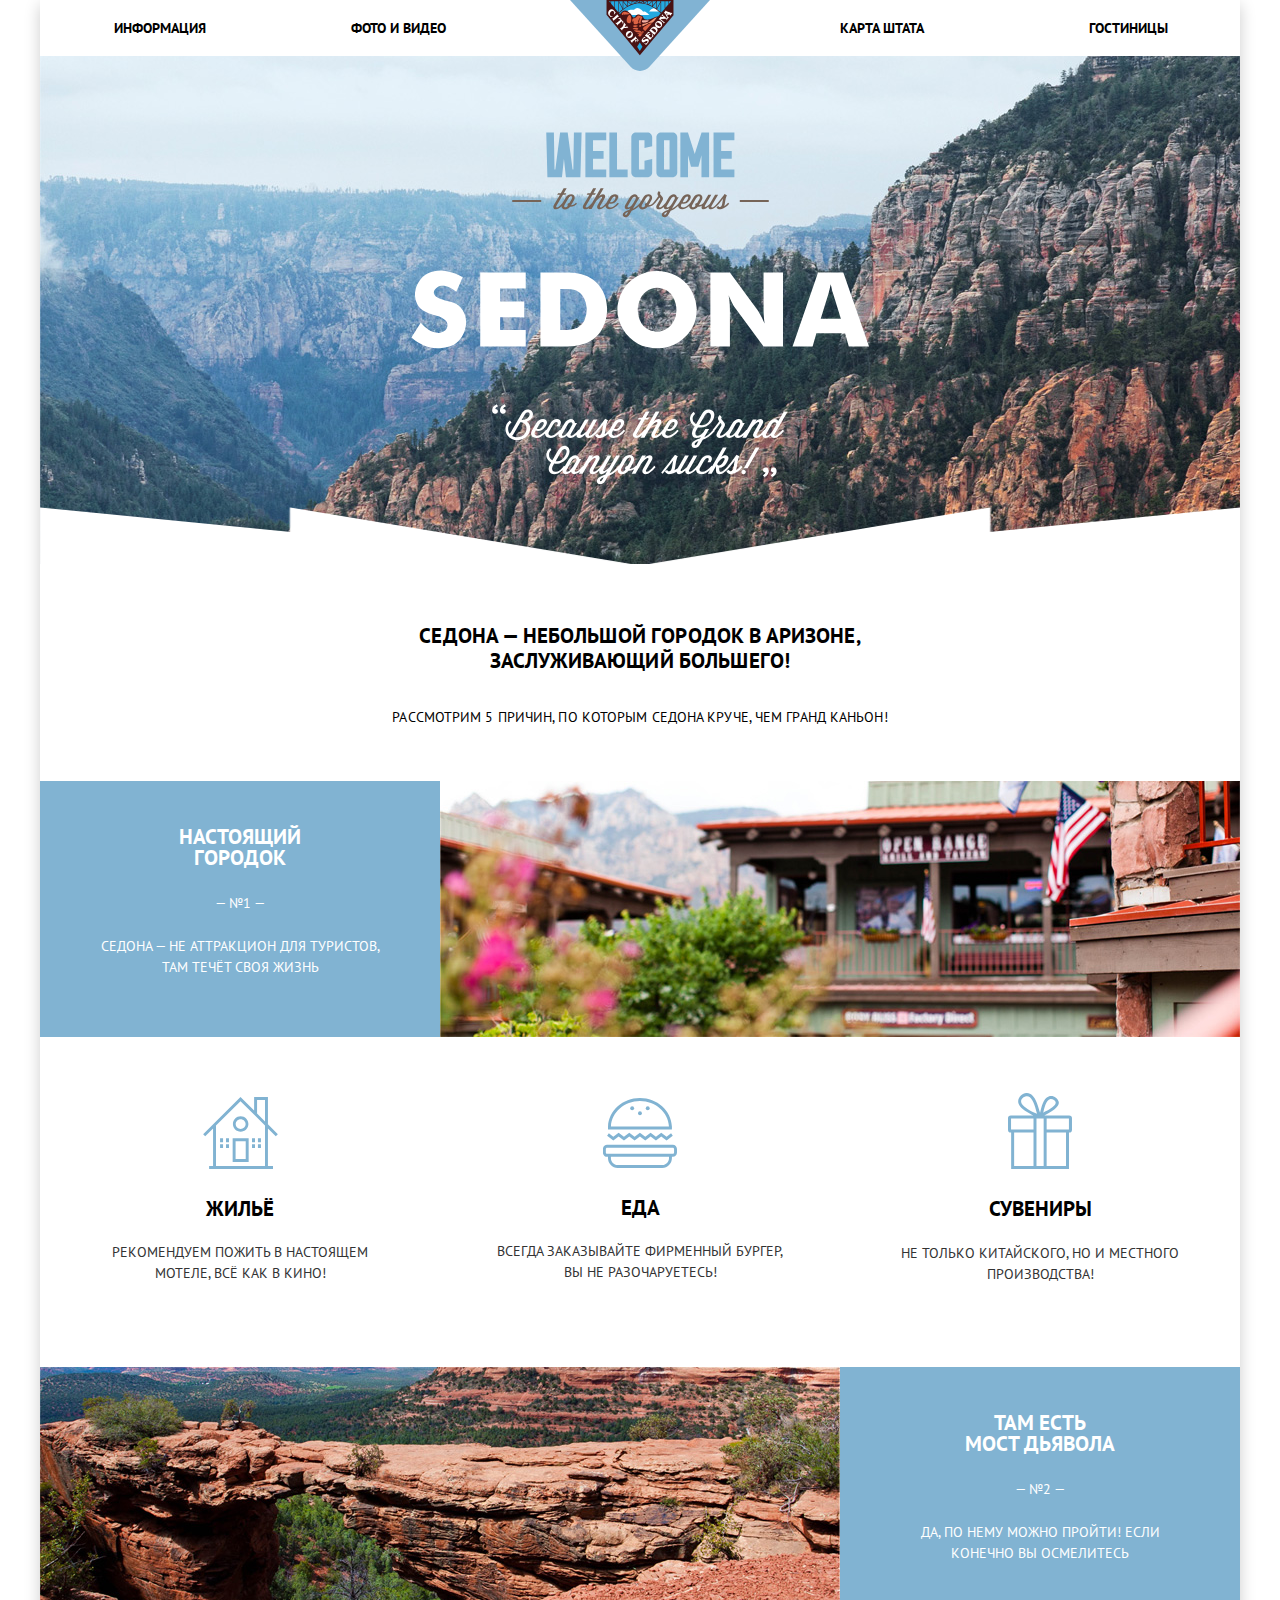
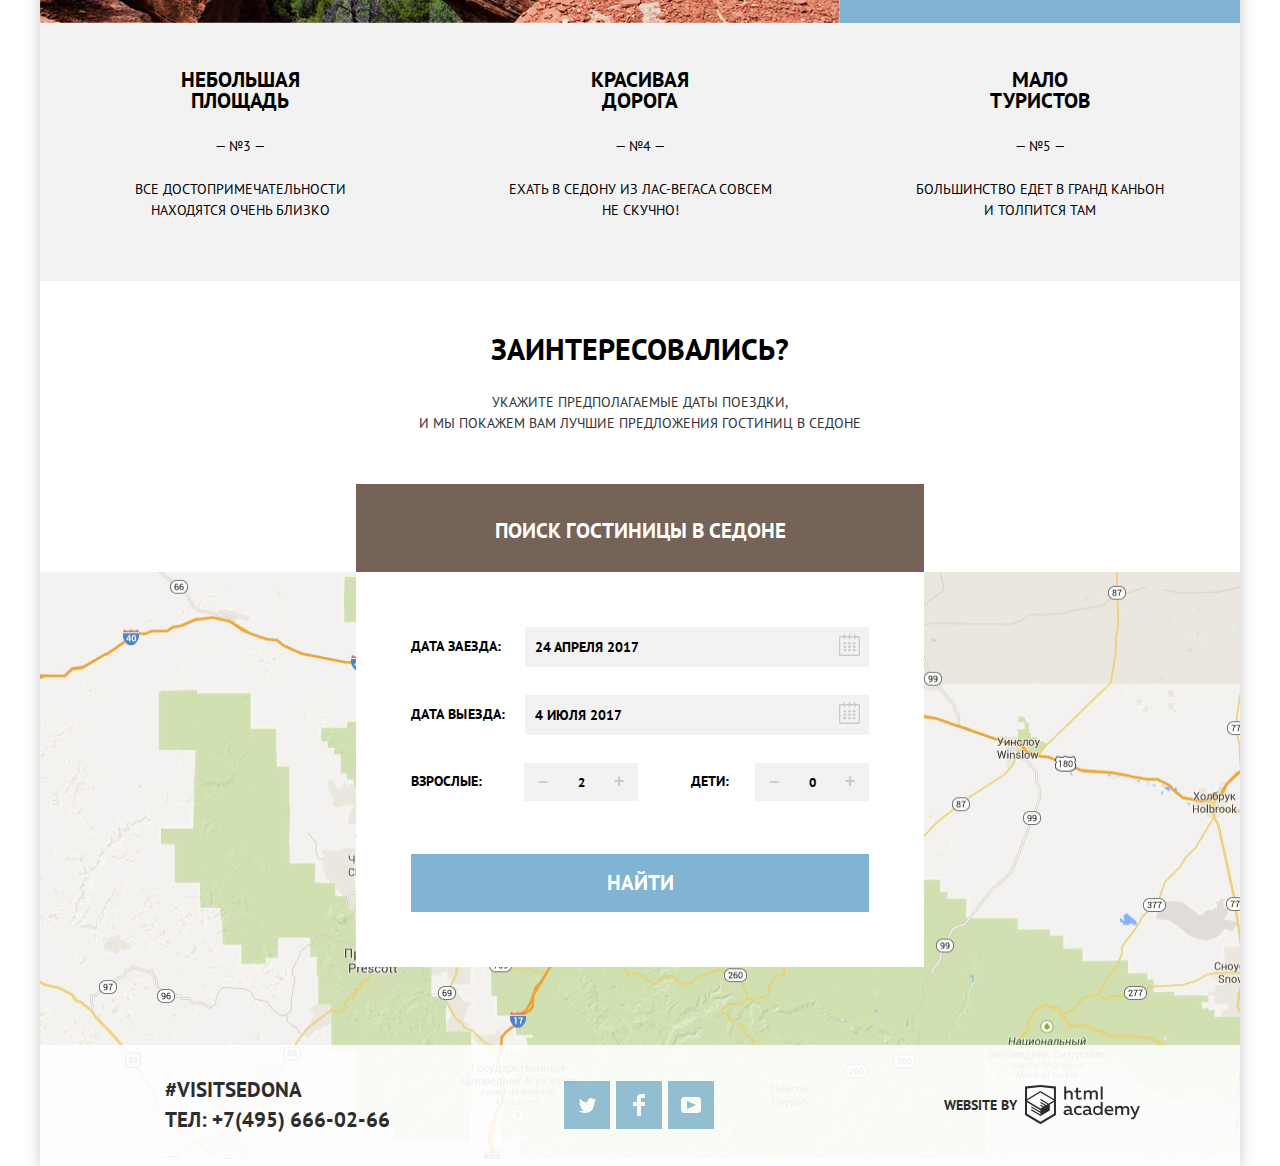
<file: index.html>
<!DOCTYPE html>
<html lang="ru">

<head>
  <meta charset="utf-8">
  <title>Седона</title>
  <link href="https://fonts.googleapis.com/css?family=PT+Sans:400,700&display=swap&subset=cyrillic" rel="stylesheet">
  <link href="./css/style.css" rel="stylesheet">
</head>

<body class="page">
  <div class="wrapper">
    <header class="header">
      <nav class="header-nav">
        <a class="header-logo logo" href="">
          <img class="header-logo-img" src="./img/logo-sedona.svg" width="140" height="71"
            alt="Логотип  City of Sedona">
        </a>
        <ul class="header-nav-list left">
          <li class="header-nav-list-item-left"><a class="header-nav-list-link" href="">Информация</a></li>
          <li class="header-nav-list-item-left"><a class="header-nav-list-link" href="">Фото&nbsp;и&nbsp;видео</a></li>
        </ul>
        <ul class="header-nav-list right">
          <li class="header-nav-list-item-right"><a class="header-nav-list-link" href="">Карта&nbsp;штата</a></li>
          <li class="header-nav-list-item-right"><a class="header-nav-list-link hotels"
              href="./hotels.html">Гостиницы</a></li>
        </ul>
      </nav>
    </header>
    <main class="container">
      <section class="welcome">
        <h1 class="visually-hidden">Welcome</h1>
        <img class="welcome-img" src="./img/intro-welcome.svg" width="459" height="353" alt="Welcome">
      </section>
      <section class="reason">
        <h2 class="reason-h2">Седона — небольшой городок в Аризоне, заслуживающий большего!</h2>
        <p class="reason-p">Рассмотрим 5 причин, по которым Седона круче, чем гранд каньон!</p>
      </section>
      <section class="benefits">
        <h2 class="visually-hidden">Причины для поездки</h2>
        <article class="benefits-one">
          <div class="benefits-text">
            <h2 class="benefits-text-h2">Настоящий городок</h2>
            <p class="benefits-text-p">— №1 —</p>
            <p>Седона — не аттракцион для туристов, там&nbsp;течёт&nbsp;своя жизнь</p>
          </div>
          <img class="benefits-one-img" src="./img/feature-picture.jpg"
            srcset="./img/feature-picture@2x.jpg 2x, ./img/feature-picture@3x.jpg 3x" width="800" height="256"
            alt="Фото бара в городе">
        </article>
        <ul class="benefits-list">
          <li class="benefits-item">
            <svg xmlns="http://www.w3.org/2000/svg" width="75" height="72" viewBox="0 0 75 72">
              <g fill="#81B3D2">
                <path d="M29.656 65.033h16V41.21h-16v23.823zm2.937-20.899h10.125V62.11H32.593V44.134z" />
                <path d="M72.771 39.253l2.076-2.068-9.908-9.865V0H51.127v13.567L37.5 0 .152 37.185l2.077 2.068 
            7.832-7.795v37.618H6.124V72h63.875v-2.924H64.94V31.458l7.831 7.795zM62.002 69.076H12.999V28.534L37.5 4.149l24.502 
            24.385v40.542zm0-44.682l-7.938-7.902V2.924h7.938v21.47z" />
                <path d="M29.906 27.08c0 4.261 3.47 7.713 7.75 7.713 4.279 
            0 7.75-3.452 7.75-7.713 0-4.259-3.471-7.713-7.75-7.713-4.281 0-7.75 3.454-7.75 7.713zm7.75-4.945c2.744 0 4.969 2.214 
            4.969 4.945 0 2.732-2.225 4.948-4.969 4.948-2.746 0-4.97-2.216-4.97-4.948 0-2.731 2.225-4.945 4.97-4.945zM17.061 
            41.21h3v3.919h-3zM22.999 41.21h3v3.919h-3zM17.061 47.182h3v3.919h-3zM22.999 47.182h3v3.919h-3zM48.998 41.21h3v3.919h-3zM54.936 
            41.21h3v3.919h-3zM48.998 47.182h3v3.919h-3zM54.936 47.182h3v3.919h-3z" />
              </g>
            </svg>
            <h2 class="benefits-item-h2">Жильё</h2>
            <p class="benefits-item-p">Рекомендуем пожить в настоящем мотеле, всё как в кино!</p>
          </li>
          <li class="benefits-item">
            <svg xmlns="http://www.w3.org/2000/svg" width="74" height="70" viewBox="0 0 74 70">
              <g fill="#81B3D2">
                <path d="M69.854 46.71H4.051c-2.274 0-4.135 1.94-4.135 4.313v3.504c0 2.372 1.861 4.313 4.135 4.313h.93v1.053c0 
            5.536 4.341 10.065 9.648 10.065h44.646c5.306 0 9.648-4.529 9.648-10.065V58.84h.93c2.274 0 4.135-1.941 
            4.135-4.313v-3.504c0-2.373-1.86-4.313-4.134-4.313zm-3.848 13.184c0 3.871-3.019 7.021-6.73 7.021H14.629c-3.711 
            0-6.731-3.15-6.731-7.021v-1.053h58.107v1.053zm5.065-5.367c0 .688-.558 1.271-1.218 1.271H4.051c-.66 0-1.217-.582-1.217-1.271v-3.504c0-.688.558-1.271
            1.217-1.271h65.802c.66 0 1.218.582 1.218 1.271v3.504zM15.634 38.406l5.323 4.059 5.326-4.059 5.328 4.059 5.328-4.059 
            5.328 4.059 5.329-4.059 5.327 4.059 5.33-4.06 5.336 4.059 6.194-4.712-1.72-2.459-4.474 3.403-5.336-4.057-5.33 
            4.056-5.327-4.057-5.329 4.057-5.328-4.057-5.328 4.057-5.328-4.057-5.325 4.057-5.323-4.057-5.327 4.057-4.467-3.401-1.721 
            2.457 6.188 4.714zM7.978 31.544H68.855c.041-.619.069-1.241.069-1.87 0-.394-.016-.783-.032-1.173C68.227 12.657 54.186 0 36.952 0 
            19.719 0 5.677 12.657 5.013 28.501c-.017.39-.032.78-.032 1.173 0 .629.028 1.251.07 1.87h2.927zM36.952 3.043c15.591 0 28.35 11.316 
            29.021 25.458H7.931c.673-14.142 13.43-25.458 29.021-25.458z" />
                <ellipse cx="36.952" cy="15.26" rx="1.945" ry="2.03" />
                <ellipse cx="29.172" cy="10.23" rx="1.946" ry="2.03" />
                <ellipse cx="44.732" cy="10.23" rx="1.946" ry="2.03" />
              </g>
            </svg>
            <h2 class="benefits-item-h2">Еда</h2>
            <p class="benefits-item-p">Всегда заказывайте фирменный бургер, вы не разочаруетесь!</p>
          </li>
          <li class="benefits-item">
            <svg xmlns="http://www.w3.org/2000/svg" width="64" height="76" viewBox="0 0 64 76">
              <path fill-rule="evenodd" clip-rule="evenodd" fill="#81B3D2"
                d="M61.097 22.501H36.312C50.125 15.602 51.229 11.25 50.72 
            8.816c-1.162-3.963-5.692-7.023-10.002-5.407-5.569 2.089-7.137 10.388-8.644 16.387-1.924-6.07-3.784-13.814-8.136-17.737C22.677.921 
            20.843-.205 18.175.031c-4.026.356-9.802 5.382-7.458 10.981 2.251 5.378 9.687 8.777 14.578 11.489H2.879A2.882 2.882 0 0 0 0 
            25.37v11.322a2.882 2.882 0 0 0 2.879 2.869h.274V76h57.841V39.561h.103a2.882 2.882 0 0 0 2.88-2.869V25.37a2.882 2.882 0 0 
            0-2.88-2.869zM42.413 5.944c2.103-.31 4.982 1.299 5.255 3.209.393 2.756-3.4 5.255-5.086 6.421-2.523 1.744-4.928 2.643-7.287 
            4.055.884-3.69 2.549-13.011 7.118-13.685zm-22.882 9.968c-2.225-1.485-6.544-4.431-6.44-7.771.112-3.595 5.743-6.57 8.814-3.886 
            3.856 3.371 5.713 11.105 7.119 16.557-3.249-1.539-6.328-2.788-9.493-4.9zm5.972 57.114H6.136V39.561h19.368v33.465zm0-36.502H3.046V25.538h22.457v10.986zm10.157 
            0v36.503h-7.174V25.538h7.174v10.986zm22.351 36.502H38.644V39.561h19.367v33.465zm2.92-36.502H38.644V25.538h22.287v10.986z" /></svg>
            <h2 class="benefits-item-h2">Сувениры</h2>
            <p class="benefits-item-p-souvenir">Не только китайского, но и местного производства!</p>
          </li>
        </ul>
        <article class="benefits-two">
          <img class="benefits-two-img" src="./img/layer-5.jpg"
            srcset="./img/layer-5@2x.jpg 2x, ./img/layer-5@3x.jpg 3x" width="800" height="256" alt="Фото Каньона">
          <div class="benefits-text">
            <h2 class="benefits-text-h2">Там есть<br>Мост дьявола</h2>
            <p class="benefits-text-p">— №2 —</p>
            <p>Да, по нему можно пройти! Если конечно вы&nbsp;осмелитесь</p>
          </div>
        </article>
        <div class="extra">
          <article class="benefits-extra">
            <h2 class="benefits-text-h2">Небольшая площадь</h2>
            <p class="benefits-text-p">— №3 —</p>
            <p>Все достопримечательности находятся очень близко</p>
          </article>
          <article class="benefits-extra">
            <h2 class="benefits-text-h2">Красивая дорога</h2>
            <p class="benefits-text-p">— №4 —</p>
            <p>Ехать в Седону из Лас-Вегаса совсем не&nbsp;скучно!</p>
          </article>

          <article class="benefits-extra">
            <h2 class="benefits-text-h2">Мало туристов</h2>
            <p class="benefits-text-p">— №5 —</p>
            <p>Большинство едет в гранд каньон и&nbsp;толпится там</p>
          </article>
        </div>
      </section>
      <section class="interest">
        <h2 class="interest-h2">Заинтересовались?</h2>
        <p class="interest-p">Укажите предполагаемые даты поездки,<br> и мы покажем вам лучшие предложения гостиниц в
          седоне
        </p>
        <button class="interest-button">Поиск гостиницы в Седоне</button>
        <div class="form modal">
          <form class="form-inside" action="https://echo.htmlacademy.ru" method="post">
            <p class="form-check">
              <label for="form-check-in">Дата заезда:</label>
              <input class="form-calendar" id="form-check-in" type="text" name="check" value="24 апреля 2017">
              <button class="form-calendar-icon" type="button" aria-label="Календарь для даты заезда">
                <svg class="form-calendar-img" fill="currentColor" xmlns="http://www.w3.org/2000/svg" width="21"
                  height="22" viewBox="0 0 21 22">
                  <path
                    d="M19.251 2.025h-2.845V.648c0-.381-.294-.689-.656-.689-.363 0-.656.308-.656.689v1.377h-3.938V.648c0-.381-.294-.689-.655-.689-.363 0-.657.308-.657.689v1.377H5.906V.648c0-.381-.294-.689-.656-.689-.363 0-.657.308-.657.689v1.377H1.75C.784 2.025 0 2.847 0 3.862v16.302C0 21.179.784 22 1.75 22h17.501c.966 0 1.749-.821 1.749-1.836V3.862c0-1.015-.783-1.837-1.749-1.837zm.437 18.139a.448.448 0 0 1-.437.459H1.75a.45.45 0 0 1-.438-.459V3.862a.45.45 0 0 1 .438-.459h2.844v1.378c0 .381.294.689.657.689.362 0 .656-.308.656-.689V3.403h3.938v1.378c0 .381.294.689.657.689.361 0 .655-.308.655-.689V3.403h3.938v1.378c0 .381.293.689.656.689.362 0 .656-.308.656-.689V3.403h2.845c.241 0 .437.206.437.459v16.302z" />
                  <path
                    d="M4.594 8.225h2.625v2.066H4.594zM4.594 11.668h2.625v2.067H4.594zM4.594 15.112h2.625v2.066H4.594zM9.188 15.112h2.625v2.066H9.188zM9.188 11.668h2.625v2.067H9.188zM9.188 8.225h2.625v2.066H9.188zM13.781 15.112h2.625v2.066h-2.625zM13.781 11.668h2.625v2.067h-2.625zM13.781 8.225h2.625v2.066h-2.625z" />
                </svg></button>
            </p>
            <p class="form-check">
              <label for="form-check-out">Дата выезда:</label>
              <input class="form-calendar" id="form-check-out" type="text" name="check" value="4 июля 2017">
              <button class="form-calendar-icon" type="button" aria-label="Календарь для даты выезда"><svg
                  class="form-calendar-img" fill="currentColor" xmlns="http://www.w3.org/2000/svg" width="21"
                  height="22" viewBox="0 0 21 22">
                  <path
                    d="M19.251 2.025h-2.845V.648c0-.381-.294-.689-.656-.689-.363 0-.656.308-.656.689v1.377h-3.938V.648c0-.381-.294-.689-.655-.689-.363 0-.657.308-.657.689v1.377H5.906V.648c0-.381-.294-.689-.656-.689-.363 0-.657.308-.657.689v1.377H1.75C.784 2.025 0 2.847 0 3.862v16.302C0 21.179.784 22 1.75 22h17.501c.966 0 1.749-.821 1.749-1.836V3.862c0-1.015-.783-1.837-1.749-1.837zm.437 18.139a.448.448 0 0 1-.437.459H1.75a.45.45 0 0 1-.438-.459V3.862a.45.45 0 0 1 .438-.459h2.844v1.378c0 .381.294.689.657.689.362 0 .656-.308.656-.689V3.403h3.938v1.378c0 .381.294.689.657.689.361 0 .655-.308.655-.689V3.403h3.938v1.378c0 .381.293.689.656.689.362 0 .656-.308.656-.689V3.403h2.845c.241 0 .437.206.437.459v16.302z" />
                  <path
                    d="M4.594 8.225h2.625v2.066H4.594zM4.594 11.668h2.625v2.067H4.594zM4.594 15.112h2.625v2.066H4.594zM9.188 15.112h2.625v2.066H9.188zM9.188 11.668h2.625v2.067H9.188zM9.188 8.225h2.625v2.066H9.188zM13.781 15.112h2.625v2.066h-2.625zM13.781 11.668h2.625v2.067h-2.625zM13.781 8.225h2.625v2.066h-2.625z" />
                </svg></button>
            </p>
            <p class="form-people">
              <label class="adult" for="form-people-adults">Взрослые:</label>
              <button class="form-button-minus" type="button">&ndash;</button>
              <input class="form-people-input" id="form-people-adults" type="text" name="adult" value="2">
              <button class="form-button-plus" type="button">&plus;</button>
              <label class="kids" for="form-people-kids">Дети:</label>
              <button class="form-button-minus" type="button">&ndash;</button>
              <input class="form-people-input" id="form-people-kids" type="text" name="kids" value="0">
              <button class="form-button-plus" type="button">&plus;</button>
            </p>
            <button class="form-button-submit" type="submit">Найти</button>
          </form>
        </div>
      </section>
    </main>
    <footer class="footer">
      <div class="footer-map">
        <img class="footer-map-img" src="./img/map.jpg" srcset="./img/map@2x.jpg 2x, ./img/map@3x.jpg 3x" width="1200"
          height="593" alt="Карта местности Седона">
      </div>
      <div class="footer-bottom">
        <p class="footer-bottom-contacts">
          #Visitsedona
          <a class="footer-bottom-contacts-a" href="tel:84956660266">Тел:&nbsp;+7(495)&nbsp;666-02-66</a>
        </p>
        <ul class="footer-bottom-social-list">
          <li><a class="footer-bottom-social-item" href="" aria-label="Твиттер"><svg xmlns="http://www.w3.org/2000/svg"
                xmlns:xlink="http://www.w3.org/1999/xlink" width="17" height="15" viewBox="0 0 17 15">
                <path fill="currentColor"
                  d="M10.95.144c1.685-.496 2.984.27 3.577 1.179.673-.231 1.331-.481 2.011-.708a2.345 2.345 0 0 1-.857 1.768c.685.17 1.304-.491 1.304-.491-.169 1-1.006 1.788-1.563 2.024-.231 6.75-3.175 11.217-10.077 11.082h-.446c-.41 0-4.164-.46-4.898-1.887 2.271.196 3.893-.422 4.693-1.177-.96-.3-2.679-.477-2.979-2.95.349.106.564.228 1.19.119C1.705 8.247.374 7.53.448 5.33c.285.328 1.067.536 1.34.472C1.085 5.561-.182 2.442.894.85c1.818 1.854 3.735 3.606 7.152 3.773C8.254 2.33 9.183.793 10.95.144z" />
              </svg>
            </a></li>
          <li><a class="footer-bottom-social-item" href="" aria-label="Фэйсбук"><svg xmlns="http://www.w3.org/2000/svg"
                width="12" height="22" viewBox="0 0 12 22">
                <path fill="currentColor" d="M12 4V0H8a4 4 0 0 0-4 4v4H0v4h4v10h4V12h4V8H8V4h4z" /></svg></a></li>
          <li><a class="footer-bottom-social-item" href="" aria-label="Ютуб"><svg xmlns="http://www.w3.org/2000/svg"
                xmlns:xlink="http://www.w3.org/1999/xlink" width="20" height="16" viewBox="0 0 20 16">
                <path fill="currentColor"
                  d="M17 0H3C1.35 0 0 1.35 0 3v10c0 1.65 1.35 3 3 3h14c1.65 0 3-1.35 3-3V3c0-1.65-1.35-3-3-3zM6.027 11.998V4.002L15.014 8l-8.987 3.998z" />
              </svg>
            </a></li>
        </ul>
        <p class="footer-bottom-copyright">
          <b class="footer-bottom-copyright-b">Website by</b>
          <a class="footer-bottom-copyright-logo" href="http://up.htmlacademy.ru/htmlcss/27"><svg id="Layer_1"
              data-name="Layer 1" xmlns="http://www.w3.org/2000/svg" viewBox="0 0 108.08 36.85">
              <title>logo-htmlacademy-small</title>
              <path
                d="M44.61,26.88a2,2,0,0,0,.55-0.1v1.33a3.25,3.25,0,0,1-1.18.21,1.67,1.67,0,0,1-1.67-1,4.84,4.84,0,0,1-3.14,1.08c-1.51,0-2.91-.83-2.91-2.55,0-2.13,2-2.79,3.71-2.79a11.08,11.08,0,0,1,2.17.25v-0.3c0-1-.76-1.77-2.19-1.77a7.42,7.42,0,0,0-3,.64v-1.7a10.21,10.21,0,0,1,3.19-.55c2.36,0,3.81,1.12,3.81,3.65v3a0.54,0.54,0,0,0,.49.59h0.17Zm-6.44-1.13A1.35,1.35,0,0,0,39.63,27h0.11a3.39,3.39,0,0,0,2.41-1V24.58a9.72,9.72,0,0,0-1.81-.21c-1,0-2.16.33-2.16,1.38h0Zm12.36-6.11a5,5,0,0,1,2.57.64V22a4.08,4.08,0,0,0-2.3-.7,2.75,2.75,0,1,0,0,5.49,5,5,0,0,0,2.43-.64v1.71a6.27,6.27,0,0,1-2.76.57A4.21,4.21,0,0,1,46,24.51q0-.21,0-0.41a4.32,4.32,0,0,1,4.18-4.46h0.38Zm12.17,7.24a2,2,0,0,0,.55-0.1v1.33a3.25,3.25,0,0,1-1.18.21,1.67,1.67,0,0,1-1.67-1,4.84,4.84,0,0,1-3.14,1.08c-1.51,0-2.91-.83-2.91-2.55,0-2.13,2-2.79,3.71-2.79a11.08,11.08,0,0,1,2.17.25v-0.3c0-1-.76-1.77-2.19-1.77a7.42,7.42,0,0,0-3,.64v-1.7a10.21,10.21,0,0,1,3.19-.55c2.36,0,3.81,1.12,3.81,3.65v3a0.54,0.54,0,0,0,.49.59h0.17Zm-6.44-1.13A1.35,1.35,0,0,0,57.73,27h0.11a3.39,3.39,0,0,0,2.41-1V24.58a9.72,9.72,0,0,0-1.81-.21c-1.06,0-2.16.33-2.16,1.38h0ZM73,16V28.2H71.35V26.88a3.88,3.88,0,0,1-3.19,1.54,4.4,4.4,0,0,1,0-8.78,3.81,3.81,0,0,1,3,1.3V16H73Zm-4.53,5.22a2.76,2.76,0,1,0,0,5.52A2.86,2.86,0,0,0,71.15,25V23A2.91,2.91,0,0,0,68.49,21.27ZM79,19.64c3.31,0,4.46,2.68,3.92,5.09H76.7c0.21,1.5,1.67,2.11,3.19,2.11a6.11,6.11,0,0,0,2.64-.59v1.6a7.14,7.14,0,0,1-3,.57C77,28.42,74.78,27,74.78,24a4.18,4.18,0,0,1,4-4.39H79Zm0.09,1.54a2.28,2.28,0,0,0-2.44,2.1v0.06H81.3A2,2,0,0,0,79.13,21.18Zm5.73,7V19.87h1.65v1a3.81,3.81,0,0,1,2.78-1.27A2.86,2.86,0,0,1,91.89,21a4.12,4.12,0,0,1,2.91-1.33A3.06,3.06,0,0,1,98,23V28.2h-1.9V23.05a1.59,1.59,0,0,0-1.42-1.75H94.42a2.8,2.8,0,0,0-2.07,1.12V28.2h-1.9V23.05A1.59,1.59,0,0,0,89,21.31H88.8a3,3,0,0,0-2.21,1.29v5.63H84.86Zm21.31-8.33h1.9l-3.91,9.46c-0.9,2.17-2.09,2.86-3.35,2.86a4.76,4.76,0,0,1-1.1-.14V30.46a2.86,2.86,0,0,0,.85.12c0.9,0,1.58-.64,2.07-1.9l0.17-.42-4-8.4h2l2.86,6.29ZM38.73,1.46V6.22a3.81,3.81,0,0,1,2.7-1.14,3.25,3.25,0,0,1,3.44,3.4v5.15H43V8.72a1.81,1.81,0,0,0-1.61-2h-0.3a2.93,2.93,0,0,0-2.32,1.39v5.52h-1.9V1.46h1.9ZM49.94,2.31v3h3V6.91h-3v3.81c0,1.1.5,1.46,1.58,1.46a4.49,4.49,0,0,0,1.69-.33v1.6A6.8,6.8,0,0,1,51,13.8a2.55,2.55,0,0,1-2.86-2.74V6.89H46.58V5.26h1.5V2.74Zm5.4,11.31V5.28H57v1A3.81,3.81,0,0,1,59.77,5a2.86,2.86,0,0,1,2.6,1.33A4.12,4.12,0,0,1,65.28,5,3.06,3.06,0,0,1,68.44,8.4v5.21h-1.9V8.46a1.59,1.59,0,0,0-1.42-1.75H64.89a2.8,2.8,0,0,0-2.07,1.12v5.78h-1.9V8.46A1.59,1.59,0,0,0,59.5,6.71H59.27A3,3,0,0,0,57.06,8v5.63H55.34ZM71.17,1.45H73V13.6H71.17V1.45ZM14.71,0H14.55L0,1.54V28.21l14.55,8.66,14.55-8.66V1.54Zm12.5,27.1L14.55,34.64,1.9,27.12V16.18l12.59,7.5V25L5.86,19.9v1.31l8.68,5.21v1.39L5.87,22.65V24l8.68,5.21,8.75-5.24V18.31L27.2,16V27.12Zm0-12.53-3.48,2-1.6,1L14.51,13v1.31L21,18.23H21l-0.14.09-1,.54-5.37-3.2V17l4.24,2.52-1,.67-3.2-1.9v1.31l2.1,1.24L14.5,22.1,2,14.65,14.51,7.11Zm0-1.32L14.49,5.76,1.91,13.25v-10L14.56,1.92,27.21,3.25v10h0Z"
                transform="translate(0 -0.02)" fill="currentColor" />
            </svg>
          </a>
        </p>
      </div>
    </footer>
  </div>
</body>

</html>
</file>
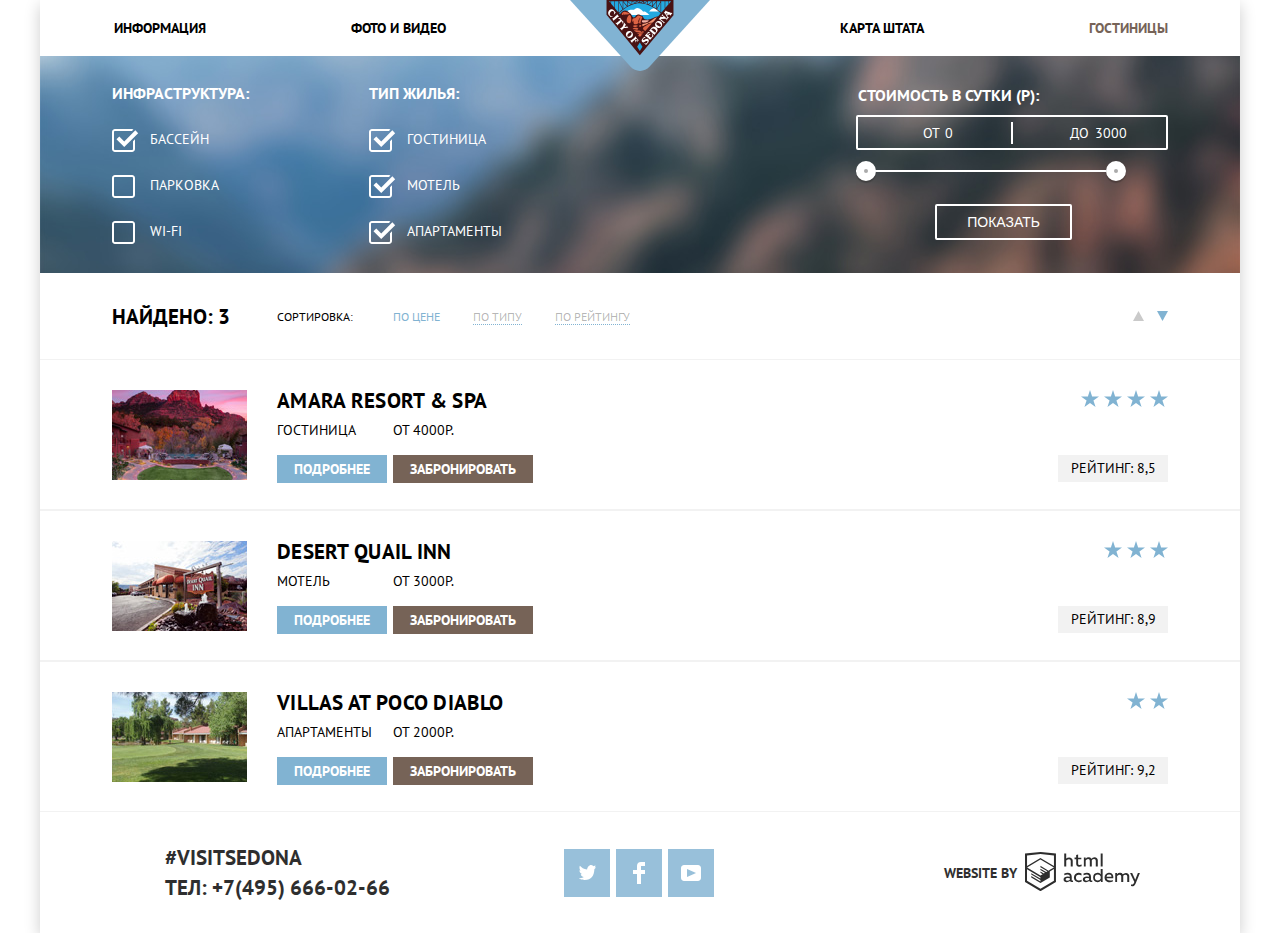
<file: hotels.html>
<!DOCTYPE html>
<html lang="ru">

<head>
  <meta charset="utf-8">
  <title>Седона</title>
  <link href="https://fonts.googleapis.com/css?family=PT+Sans:400,700&display=swap&subset=cyrillic" rel="stylesheet">
  <link href="./css/style.css" rel="stylesheet">
</head>

<body class="page">
  <div class="wrapper">
    <header class="header">
      <nav class="header-nav">
        <a class="header-logo logo" href="./index.html">
          <img class="header-logo-img" src="./img/logo-sedona.svg" width="140" height="71"
            alt="Логотип  City of Sedona">
        </a>
        <ul class="header-nav-list left">
          <li class="header-nav-list-item-left"><a class="header-nav-list-link" href="">Информация</a></li>
          <li class="header-nav-list-item-left"><a class="header-nav-list-link" href="">Фото&nbsp;и&nbsp;видео</a></li>
        </ul>
        <ul class="header-nav-list right">
          <li class="header-nav-list-item-right"><a class="header-nav-list-link" href="">Карта&nbsp;штата</a></li>
          <li class="header-nav-list-item-right"><a class="header-nav-list-link active hotels"
              href="./hotels.html">Гостиницы</a></li>
        </ul>
      </nav>
    </header>
    <main class="container">
      <section class="filter">
        <h2 class="visually-hidden">Блок фильтрации параметров</h2>
        <form class="filter-form" method="get" action="https://echo.htmlacademy.ru">
          <fieldset class="fieldset">
            <legend class="filter-legend">Инфраструктура:</legend>
            <ul class="filter-form-list">
              <li class="filter-form-item">
                <label class="check">
                  <input class="check-input" type="checkbox" checked>
                  <span class="check-box"></span>
                  Бассейн
                </label>
              </li>
              <li class="filter-form-item">
                <label class="check">
                  <input class="check-input" type="checkbox">
                  <span class="check-box"></span>
                  Парковка
                </label>
              </li>
              <li class="filter-form-item">
                <label class="check">
                  <input class="check-input" type="checkbox">
                  <span class="check-box"></span>
                  Wi-fi
                </label>
              </li>
            </ul>
          </fieldset>
          <fieldset class="fieldset">
            <legend class="filter-legend">Тип жилья:</legend>
            <ul class="filter-form-list">
              <li class="filter-form-item">
                <label class="check">
                  <input class="check-input" type="checkbox" checked>
                  <span class="check-box"></span>
                  Гостиница
                </label>
              </li>
              <li class="filter-form-item">
                <label class="check">
                  <input class="check-input" type="checkbox" checked>
                  <span class="check-box"></span>
                  Мотель
                </label>
              </li>
              <li class="filter-form-item">
                <label class="check">
                  <input class="check-input" type="checkbox" checked>
                  <span class="check-box"></span>
                  Апартаменты
                </label>
              </li>
            </ul>
          </fieldset>
          <fieldset class="filter-form-range">
            <legend class="filter-form-range-title">Стоимость в сутки (р):</legend>
            <div class="price-controls">
              <label class="min-price">от <input type="number" name="min-price" value="0"></label>
              <label class="max-price">до <input type="number" name="max-price" value="3000"></label>
            </div>
            <div class="range-controls">
              <div class="scale">
                <div class="bar"></div>
              </div>
              <div class="range-toggle range-toggle-min"><span class="visually-hidden">Переключатель цены минимум</span>
              </div>
              <div class="range-toggle range-toggle-max"><span class="visually-hidden">Переключатель цены
                  максимумю></span></div>
            </div>
            <button class="filter-form-button-transparent" type="submit">Показать</button>
          </fieldset>
        </form>
      </section>
      <section class="sorting">
        <h2 class="sorting-h2">Найдено: <span class="count">3</span></h2>
        <ul class="sorting-list">
          <li class="sorting-item-sort">Сортировка:</li>
          <li class="sorting-item"><a class="sorting-item-link active" href="">По цене</a></li>
          <li class="sorting-item"><a class="sorting-item-link" href="">По типу</a></li>
          <li class="sorting-item"><a class="sorting-item-link" href="">По рейтингу</a></li>
        </ul>
        <div class="sorting-icon">
          <a class="sorting-icon-button" href="" aria-label="Кнопка сортировки вверх"><svg
              xmlns="http://www.w3.org/2000/svg" width="11" height="10" viewBox="0 0 11 10">
              <path fill="currentColor" d="M5.5 0L0 10h11z" /></svg></a>
          <a class="sorting-icon-button active" href="" aria-label="Кнопка сортировки вниз"><svg
              xmlns="http://www.w3.org/2000/svg" width="11" height="10" viewBox="0 0 11 10">
              <path fill="currentColor" d="M5.5 10L0 0h11" /></svg></a>
        </div>
      </section>
      <section class="hotel-list">
        <h2 class="visually-hidden">Найденные отели</h2>
        <div class="hotel-item">
          <div class="hotel-item-column">
            <img class="hotel-item-img" src="./img/hotel-picture.jpg"
              srcset="./img/hotel-picture@2x.jpg 2x, ./img/hotel-picture@3x.jpg 3x" width="135" height="90"
              alt="Фото гостиницы Amara Resort & Spa">
          </div>
          <div class="hotel-item-name">
            <h2 class="hotel-item-name-h2"><a class="hotel-item-name-link" href="">Amara Resort & Spa</a></h2>
            <div class="hotel-item-name-div">
              <div class="div1">
                <p class="hotel-item-name-p">Гостиница</p>
                <a class="hotel-item-button-more" href="">Подробнее</a>
              </div>
              <div>
                <p class="hotel-item-name-p">От 4000р.</p>
                <a class="hotel-item-button-booking" href="">Забронировать</a>
              </div>
            </div>
          </div>
          <div class="hotel-item-value">
            <ul class="stars">
              <li><img src="./img/star.svg" class="star" width="18" height="17" alt="Звезда"></li>
              <li><img src="./img/star.svg" class="star" width="18" height="17" alt="Звезда"></li>
              <li><img src="./img/star.svg" class="star" width="18" height="17" alt="Звезда"></li>
              <li><img src="./img/star.svg" class="star" width="18" height="17" alt="Звезда"></li>
            </ul>
            <p class="rating">Рейтинг: 8,5</p>
          </div>
        </div>
        <div class="hotel-item">
          <div class="hotel-item-column">
            <img class="hotel-item-img" src="./img/hotel-picture2.jpg"
              srcset="./img/hotel-picture2@2x.jpg 2x, ./img/hotel-picture2@3x.jpg 3x" width="135" height="90"
              alt="Фото мотеля Desert Quail Inn">
          </div>
          <div class="hotel-item-name">
            <h2 class="hotel-item-name-h2"><a class="hotel-item-name-link" href="">Desert Quail Inn</a></h2>
            <div class="hotel-item-name-div">
              <div class="div1">
                <p class="hotel-item-name-p">Мотель</p>
                <a class="hotel-item-button-more" href="">Подробнее</a>
              </div>
              <div>
                <p class="hotel-item-name-p">От 3000р.</p>
                <a class="hotel-item-button-booking" href="">Забронировать</a>
              </div>
            </div>
          </div>
          <div class="hotel-item-value">
            <ul class="stars">
              <li><img src="./img/star.svg" class="star" width="18" height="17" alt="Звезда"></li>
              <li><img src="./img/star.svg" class="star" width="18" height="17" alt="Звезда"></li>
              <li><img src="./img/star.svg" class="star" width="18" height="17" alt="Звезда"></li>
            </ul>
            <p class="rating">Рейтинг: 8,9</p>
          </div>
        </div>
        <div class="hotel-item">
          <div class="hotel-item-column">
            <img class="hotel-item-img" src="./img/hotel-picture3.jpg"
              srcset="./img/hotel-picture3@2x.jpg 2x, ./img/hotel-picture3@3x.jpg 3x" width="135" height="90"
              alt="Фото апартаментов Villas at Poco Diablo">
          </div>
          <div class="hotel-item-name">
            <h2 class="hotel-item-name-h2"><a class="hotel-item-name-link" href="">Villas at Poco Diablo</a></h2>
            <div class="hotel-item-name-div">
              <div class="div1">
                <p class="hotel-item-name-p">Апартаменты</p>
                <a class="hotel-item-button-more" href="">Подробнее</a>
              </div>
              <div>
                <p class="hotel-item-name-p">От 2000р.</p>
                <a class="hotel-item-button-booking" href="">Забронировать</a>
              </div>
            </div>
          </div>
          <div class="hotel-item-value">
            <ul class="stars">
              <li><img src="./img/star.svg" class="star" width="18" height="17" alt="Звезда"></li>
              <li><img src="./img/star.svg" class="star" width="18" height="17" alt="Звезда"></li>
            </ul>
            <p class="rating">Рейтинг: 9,2</p>
          </div>
        </div>
      </section>
    </main>
    <footer class="footer">
      <div class="footer-bottom">
        <p class="footer-bottom-contacts">
          #Visitsedona
          <a class="footer-bottom-contacts-a" href="tel:84956660266">Тел:&nbsp;+7(495) 666-02-66</a>
        </p>
        <ul class="footer-bottom-social-list">
          <li><a class="footer-bottom-social-item" href="" aria-label="Твиттер"><svg xmlns="http://www.w3.org/2000/svg"
                xmlns:xlink="http://www.w3.org/1999/xlink" width="17" height="15" viewBox="0 0 17 15">
                <path fill="currentColor"
                  d="M10.95.144c1.685-.496 2.984.27 3.577 1.179.673-.231 1.331-.481 2.011-.708a2.345 2.345 0 0 1-.857 1.768c.685.17 1.304-.491 1.304-.491-.169 1-1.006 1.788-1.563 2.024-.231 6.75-3.175 11.217-10.077 11.082h-.446c-.41 0-4.164-.46-4.898-1.887 2.271.196 3.893-.422 4.693-1.177-.96-.3-2.679-.477-2.979-2.95.349.106.564.228 1.19.119C1.705 8.247.374 7.53.448 5.33c.285.328 1.067.536 1.34.472C1.085 5.561-.182 2.442.894.85c1.818 1.854 3.735 3.606 7.152 3.773C8.254 2.33 9.183.793 10.95.144z" />
              </svg>
            </a></li>
          <li><a class="footer-bottom-social-item" href="" aria-label="Фэйсбук"><svg xmlns="http://www.w3.org/2000/svg"
                width="12" height="22" viewBox="0 0 12 22">
                <path fill="currentColor" d="M12 4V0H8a4 4 0 0 0-4 4v4H0v4h4v10h4V12h4V8H8V4h4z" /></svg></a></li>
          <li><a class="footer-bottom-social-item" href="" aria-label="Ютуб"><svg xmlns="http://www.w3.org/2000/svg"
                xmlns:xlink="http://www.w3.org/1999/xlink" width="20" height="16" viewBox="0 0 20 16">
                <path fill="currentColor"
                  d="M17 0H3C1.35 0 0 1.35 0 3v10c0 1.65 1.35 3 3 3h14c1.65 0 3-1.35 3-3V3c0-1.65-1.35-3-3-3zM6.027 11.998V4.002L15.014 8l-8.987 3.998z" />
              </svg>
            </a></li>
        </ul>
        <p class="footer-bottom-copyright">
          <b class="footer-bottom-copyright-b">Website by</b>
          <a class="footer-bottom-copyright-logo" href="http://up.htmlacademy.ru/htmlcss/27"><svg id="Layer_1"
              data-name="Layer 1" xmlns="http://www.w3.org/2000/svg" viewBox="0 0 108.08 36.85">
              <title>logo-htmlacademy-small</title>
              <path
                d="M44.61,26.88a2,2,0,0,0,.55-0.1v1.33a3.25,3.25,0,0,1-1.18.21,1.67,1.67,0,0,1-1.67-1,4.84,4.84,0,0,1-3.14,1.08c-1.51,0-2.91-.83-2.91-2.55,0-2.13,2-2.79,3.71-2.79a11.08,11.08,0,0,1,2.17.25v-0.3c0-1-.76-1.77-2.19-1.77a7.42,7.42,0,0,0-3,.64v-1.7a10.21,10.21,0,0,1,3.19-.55c2.36,0,3.81,1.12,3.81,3.65v3a0.54,0.54,0,0,0,.49.59h0.17Zm-6.44-1.13A1.35,1.35,0,0,0,39.63,27h0.11a3.39,3.39,0,0,0,2.41-1V24.58a9.72,9.72,0,0,0-1.81-.21c-1,0-2.16.33-2.16,1.38h0Zm12.36-6.11a5,5,0,0,1,2.57.64V22a4.08,4.08,0,0,0-2.3-.7,2.75,2.75,0,1,0,0,5.49,5,5,0,0,0,2.43-.64v1.71a6.27,6.27,0,0,1-2.76.57A4.21,4.21,0,0,1,46,24.51q0-.21,0-0.41a4.32,4.32,0,0,1,4.18-4.46h0.38Zm12.17,7.24a2,2,0,0,0,.55-0.1v1.33a3.25,3.25,0,0,1-1.18.21,1.67,1.67,0,0,1-1.67-1,4.84,4.84,0,0,1-3.14,1.08c-1.51,0-2.91-.83-2.91-2.55,0-2.13,2-2.79,3.71-2.79a11.08,11.08,0,0,1,2.17.25v-0.3c0-1-.76-1.77-2.19-1.77a7.42,7.42,0,0,0-3,.64v-1.7a10.21,10.21,0,0,1,3.19-.55c2.36,0,3.81,1.12,3.81,3.65v3a0.54,0.54,0,0,0,.49.59h0.17Zm-6.44-1.13A1.35,1.35,0,0,0,57.73,27h0.11a3.39,3.39,0,0,0,2.41-1V24.58a9.72,9.72,0,0,0-1.81-.21c-1.06,0-2.16.33-2.16,1.38h0ZM73,16V28.2H71.35V26.88a3.88,3.88,0,0,1-3.19,1.54,4.4,4.4,0,0,1,0-8.78,3.81,3.81,0,0,1,3,1.3V16H73Zm-4.53,5.22a2.76,2.76,0,1,0,0,5.52A2.86,2.86,0,0,0,71.15,25V23A2.91,2.91,0,0,0,68.49,21.27ZM79,19.64c3.31,0,4.46,2.68,3.92,5.09H76.7c0.21,1.5,1.67,2.11,3.19,2.11a6.11,6.11,0,0,0,2.64-.59v1.6a7.14,7.14,0,0,1-3,.57C77,28.42,74.78,27,74.78,24a4.18,4.18,0,0,1,4-4.39H79Zm0.09,1.54a2.28,2.28,0,0,0-2.44,2.1v0.06H81.3A2,2,0,0,0,79.13,21.18Zm5.73,7V19.87h1.65v1a3.81,3.81,0,0,1,2.78-1.27A2.86,2.86,0,0,1,91.89,21a4.12,4.12,0,0,1,2.91-1.33A3.06,3.06,0,0,1,98,23V28.2h-1.9V23.05a1.59,1.59,0,0,0-1.42-1.75H94.42a2.8,2.8,0,0,0-2.07,1.12V28.2h-1.9V23.05A1.59,1.59,0,0,0,89,21.31H88.8a3,3,0,0,0-2.21,1.29v5.63H84.86Zm21.31-8.33h1.9l-3.91,9.46c-0.9,2.17-2.09,2.86-3.35,2.86a4.76,4.76,0,0,1-1.1-.14V30.46a2.86,2.86,0,0,0,.85.12c0.9,0,1.58-.64,2.07-1.9l0.17-.42-4-8.4h2l2.86,6.29ZM38.73,1.46V6.22a3.81,3.81,0,0,1,2.7-1.14,3.25,3.25,0,0,1,3.44,3.4v5.15H43V8.72a1.81,1.81,0,0,0-1.61-2h-0.3a2.93,2.93,0,0,0-2.32,1.39v5.52h-1.9V1.46h1.9ZM49.94,2.31v3h3V6.91h-3v3.81c0,1.1.5,1.46,1.58,1.46a4.49,4.49,0,0,0,1.69-.33v1.6A6.8,6.8,0,0,1,51,13.8a2.55,2.55,0,0,1-2.86-2.74V6.89H46.58V5.26h1.5V2.74Zm5.4,11.31V5.28H57v1A3.81,3.81,0,0,1,59.77,5a2.86,2.86,0,0,1,2.6,1.33A4.12,4.12,0,0,1,65.28,5,3.06,3.06,0,0,1,68.44,8.4v5.21h-1.9V8.46a1.59,1.59,0,0,0-1.42-1.75H64.89a2.8,2.8,0,0,0-2.07,1.12v5.78h-1.9V8.46A1.59,1.59,0,0,0,59.5,6.71H59.27A3,3,0,0,0,57.06,8v5.63H55.34ZM71.17,1.45H73V13.6H71.17V1.45ZM14.71,0H14.55L0,1.54V28.21l14.55,8.66,14.55-8.66V1.54Zm12.5,27.1L14.55,34.64,1.9,27.12V16.18l12.59,7.5V25L5.86,19.9v1.31l8.68,5.21v1.39L5.87,22.65V24l8.68,5.21,8.75-5.24V18.31L27.2,16V27.12Zm0-12.53-3.48,2-1.6,1L14.51,13v1.31L21,18.23H21l-0.14.09-1,.54-5.37-3.2V17l4.24,2.52-1,.67-3.2-1.9v1.31l2.1,1.24L14.5,22.1,2,14.65,14.51,7.11Zm0-1.32L14.49,5.76,1.91,13.25v-10L14.56,1.92,27.21,3.25v10h0Z"
                transform="translate(0 -0.02)" fill="currentColor" />
            </svg>
          </a>
        </p>
      </div>
    </footer>
  </div>
</body>


</html>
</file>
<file: css/style.css>
.wrapper {
    -webkit-box-shadow: 0 5px 15px 0 rgba(0, 1, 1, .2);
    box-shadow: 0 5px 15px 0 rgba(0, 1, 1, .2);
    width: 1200px;
    margin: 0 auto
}

.page {
    font-family: "PT Sans", Arial, sans-serif;
    font-size: 14px;
    line-height: 21px;
    font-weight: 400;
    color: #000;
    text-transform: uppercase;
    background-color: #fff;
    background-position: top center;
    background-repeat: no-repeat;
    min-width: 1200px;
    margin: 0
}

a {
    text-decoration: none
}

.img {
    max-width: 100%;
    height: auto
}

.visually-hidden {
    display: none
}

.header {
    display: -webkit-box;
    display: -ms-flexbox;
    display: flex;
    -webkit-box-pack: start;
    -ms-flex-pack: start;
    justify-content: flex-start;
    -webkit-box-sizing: border-box;
    box-sizing: border-box;
    height: 56px
}

.header-logo {
    margin: 0 auto
}

.header-logo-img {
    width: 140px;
    height: 71px
}

.header-nav {
    display: -webkit-box;
    display: -ms-flexbox;
    display: flex;
    width: 100%
}

.header-nav-list {
    list-style: none;
    padding: 0;
    margin: 0;
    font-weight: 700;
    width: 530px
}

.left {
    display: -webkit-box;
    display: -ms-flexbox;
    display: flex;
    -webkit-box-pack: start;
    -ms-flex-pack: start;
    justify-content: flex-start;
    -webkit-box-align: center;
    -ms-flex-align: center;
    align-items: center;
    -webkit-box-ordinal-group: 0;
    -ms-flex-order: -1;
    order: -1
}

.right {
    display: -webkit-box;
    display: -ms-flexbox;
    display: flex;
    -webkit-box-pack: end;
    -ms-flex-pack: end;
    justify-content: flex-end;
    -webkit-box-align: center;
    -ms-flex-align: center;
    align-items: center;
    -webkit-box-ordinal-group: 2;
    -ms-flex-order: 1;
    order: 1
}

.header-nav-list-link {
    text-decoration: none;
    color: #000;
    padding: 0
}

.header-nav-list-link.hotels {
    margin-left: 16px
}

.header-nav-list-item-left {
    margin: 0;
    width: 239px;
    text-align: center
}

.header-nav-list-item-right {
    margin: 0;
    width: 239px;
    text-align: center
}

.header-nav-list-link:hover {
    color: #81b3d2
}

.header-nav-list-link:active {
    color: rgba(0, 0, 0, .3)
}

.header-nav-list-link.active {
    color: #766357
}

.container {
    background-color: #fff;
    width: 1200px
}

.welcome {
    text-align: center;
    background-image: url(../img/background-photo.jpg);
    width: 1200px;
    height: 508px;
    background-position-x: 0;
    background-position-y: -83px;
    background-repeat: no-repeat;
    background-color: #81b3d2;
}

.welcome::after {
    content: "";
    display: block;
    width: 100%;
    height: 75px;
    background-image: url(../img/polygon.png);
    background-size: 1202px 59px;
    background-repeat: no-repeat;
    background-position: bottom
}

.welcome-img {
    margin-top: 76px
}

.reason {
    display: -webkit-box;
    display: -ms-flexbox;
    display: flex;
    -webkit-box-pack: center;
    -ms-flex-pack: center;
    justify-content: center;
    text-align: center;
    -webkit-box-orient: vertical;
    -webkit-box-direction: normal;
    -ms-flex-direction: column;
    flex-direction: column;
    line-height: 25px;
    width: 500px;
    margin: auto;
    padding-top: 42px;
    padding-bottom: 37px;
    font-size: 14px
}

.reason-h2 {
    letter-spacing: .15px
}

.reason-p {
    letter-spacing: .1px
}

.benefits {
    min-height: 1098px
}

.benefits-one {
    display: -webkit-box;
    display: -ms-flexbox;
    display: flex;
    -webkit-box-orient: horizontal;
    -webkit-box-direction: normal;
    -ms-flex-direction: row;
    flex-direction: row;
    -webkit-box-align: center;
    -ms-flex-align: center;
    align-items: center;
    text-align: center;
    background-color: #81b3d2;
    color: #fff
}

.benefits-text {
    display: -webkit-box;
    display: -ms-flexbox;
    display: flex;
    -webkit-box-orient: vertical;
    -webkit-box-direction: normal;
    -ms-flex-direction: column;
    flex-direction: column;
    margin: auto 49px;
    width: 33%
}

.benefits-text-h2 {
    width: 158px;
    margin: 0 auto 17px
}

.benefits-text-p {
    margin: 8px 0;
    padding: 0 10px
}

.benefits-list {
    display: -webkit-box;
    display: -ms-flexbox;
    display: flex;
    -ms-flex-pack: distribute;
    justify-content: space-around;
    -webkit-box-align: center;
    -ms-flex-align: center;
    align-items: center;
    text-align: center;
    list-style: none;
    margin: auto;
    padding: 0;
    height: 330px;
    flex-wrap: wrap;
}

.benefits-item {
    width: 300px;
    margin: auto
}

.benefits-item-h2 {
    margin-bottom: 34px;
    margin-top: 23px
}

.benefits-item-p {
    margin-top: -11px;
    margin-bottom: 22px;
    color: #333;
    line-height: 21px
}

.benefits-item-p-souvenir {
    margin-top: -10px;
    margin-bottom: 26px;
    color: #333;
    line-height: 21px
}

.benefits-item::before {
    content: "";
    display: block;
    width: 100%;
    background-size: 1202px 59px;
    background-repeat: no-repeat;
    background-position: bottom
}

.benefits-two {
    display: -webkit-box;
    display: -ms-flexbox;
    display: flex;
    -webkit-box-orient: horizontal;
    -webkit-box-direction: normal;
    -ms-flex-direction: row;
    flex-direction: row;
    -webkit-box-align: center;
    -ms-flex-align: center;
    align-items: center;
    text-align: center;
    background-color: #81b3d2;
    color: #fff
}

.extra {
    display: -webkit-box;
    display: -ms-flexbox;
    display: flex;
    -webkit-box-align: center;
    -ms-flex-align: center;
    align-items: center;
    -webkit-box-orient: horizontal;
    -webkit-box-direction: normal;
    -ms-flex-direction: row;
    flex-direction: row;
    background-color: #f2f2f2;
    font-size: 14px;
    flex-wrap: wrap;
}

.benefits-extra {
    display: -webkit-box;
    display: -ms-flexbox;
    display: flex;
    -webkit-box-orient: vertical;
    -webkit-box-direction: normal;
    -ms-flex-direction: column;
    flex-direction: column;
    -webkit-box-pack: center;
    -ms-flex-pack: center;
    justify-content: center;
    text-align: center;
    -ms-flex-wrap: wrap;
    flex-wrap: wrap;
    width: 286px;
    margin: auto;
    padding-top: 46px;
    padding-bottom: 46px
}

.interest {
    display: -webkit-box;
    display: -ms-flexbox;
    display: flex;
    -webkit-box-orient: vertical;
    -webkit-box-direction: normal;
    -ms-flex-direction: column;
    flex-direction: column;
    -webkit-box-pack: center;
    -ms-flex-pack: center;
    justify-content: center;
    text-align: center;
    padding-top: 50px;
    margin: 0;
    position: relative
}

.interest-h2 {
    font-size: 30px;
    line-height: 36px;
    margin-top: 0
}

.interest-p {
    color: #333;
    margin: 0
}

.interest-button {
    width: 568px;
    background-color: #766357;
    color: #fff;
    font-size: 21px;
    font-weight: 700;
    border: none;
    margin: 0 auto;
    padding-top: 33px;
    padding-bottom: 28px;
    position: relative;
    margin-top: 50px;
    text-transform: uppercase;
    font-family: inherit;
}

.interest-button:hover {
    background-color: #604e43
}

.interest-button:active {
    background-color: #503e33;
    color: rgba(255, 255, 255, .3)
}

.modal {
    width: 568px;
    height: 395px;
    -webkit-box-sizing: border-box;
    box-sizing: border-box;
    position: absolute;
    background-color: #fff;
    z-index: 1;
    left: 50%;
    bottom: -395px;
    margin: 0 -284px
}

.form-inside {
    padding: 55px
}

.form-check {
    display: -webkit-box;
    display: -ms-flexbox;
    display: flex;
    -webkit-box-pack: start;
    -ms-flex-pack: start;
    justify-content: flex-start;
    -webkit-box-align: center;
    -ms-flex-align: center;
    align-items: center;
    text-align: left;
    font-size: 14px;
    font-weight: 700;
    text-transform: uppercase;
    position: relative;
    margin: 0 0 28px
}

.form-check label {
    width: 25%;
    letter-spacing: .4px
}

.form-people {
    display: -webkit-box;
    display: -ms-flexbox;
    display: flex;
    -webkit-box-pack: start;
    -ms-flex-pack: start;
    justify-content: flex-start;
    -webkit-box-orient: horizontal;
    -webkit-box-direction: normal;
    -ms-flex-direction: row;
    flex-direction: row;
    -webkit-box-align: center;
    -ms-flex-align: center;
    align-items: center;
    font-size: 14px;
    font-weight: 700;
    padding-bottom: 53px;
    margin: 0;
    margin-top: 2px
}

.form-calendar {
    height: 38px;
    width: 332px;
    border: none;
    background-color: #f2f2f2;
    font-size: inherit;
    font-family: inherit;
    font-weight: 700;
    text-transform: uppercase;
    -webkit-appearance: none;
    padding-left: 10px
}

.form-calendar:hover {
    background-color: #ebebeb
}

.form-calendar:focus {
    background-color: #fff;
    border: #e5e5e5;
    border-width: 2px
}

.form-calendar-icon {
    position: absolute;
    width: 21px;
    height: 22px;
    right: 9px;
    top: 7px;
    background-color: transparent;
    color: #cacaca;
    border: none;
}

.form-calendar-img {
    position: absolute;
    right: 0;
    top: 0;
}

.form-calendar-icon:hover {
    color: #000
}

.form-calendar-icon:active {
    color: #81b3d2
}

.form-calendar::-webkit-calendar-picker-indicator {
    display: none
}

.form-calendar::-webkit-clear-button {
    display: none
}

.form-people-input {
    text-align: center;
    font-weight: 700;
    background-color: #f2f2f2;
    width: 38px;
    height: 38px;
    border: none;
    margin: 0;
    padding: 0;
    font-family: inherit
}

.form-people-input::-webkit-cler-button {
    display: none
}

.form-button-minus, .form-button-plus {
    text-align: center;
    font-weight: bolder;
    font-size: 18px;
    background-color: #f2f2f2;
    color: #cacaca;
    width: 38px;
    height: 38px;
    border: none;
    margin: 0;
    padding: 0
}

.form-button-minus:hover, .form-button-plus:hover {
    color: #000
}

.form-button-minus:active, .form-button-plus:active {
    color: #81b3d2
}

.adult {
    margin: 0 auto;
    margin-left: 0
}

.kids {
    margin-left: 53px;
    margin-right: 26px
}

.form-button-submit {
    width: 458px;
    height: 58px;
    background-color: #81b3d2;
    text-align: center;
    color: #fff;
    font-size: 21px;
    font-weight: 700;
    border: none;
    text-transform: uppercase;
    padding: 0;
    font-family: inherit
}

.form-button-submit:hover {
    background-color: #669ec0
}

.form-button-submit:active {
    background-color: #5496bd;
    color: rgba(255, 255, 255, .3)
}

.footer {
    width: 1200px;
    background-color: #fff;
    opacity: .9
}

.footer-map {
    margin-bottom: -120px
}

.footer-map-img {
    width: 1200px;
    height: 587px
}

.footer-bottom {
    display: -webkit-box;
    display: -ms-flexbox;
    display: flex;
    -ms-flex-pack: distribute;
    justify-content: flex-start;
    -webkit-box-align: center;
    -ms-flex-align: center;
    align-items: center;
    padding: 26px 100px 26px 114px;
    background-color: #fff;
    opacity: .9;
    position: relative
}

.footer-bottom-contacts {
    font-size: 21px;
    line-height: 30px;
    font-weight: 700;
    color: #000;
    text-decoration: none;
    width: 225px;
    margin: 0;
    margin-left: 11px
}

.footer-bottom-contacts-a {
    color: #000
}

.footer-bottom-social-list {
    display: -webkit-box;
    display: -ms-flexbox;
    display: flex;
    -webkit-box-orient: horizontal;
    -webkit-box-direction: normal;
    -ms-flex-direction: row;
    flex-direction: row;
    -ms-flex-pack: distribute;
    justify-content: space-around;
    -webkit-box-align: center;
    -ms-flex-align: center;
    align-items: center;
    list-style: none;
    padding-left: 0;
    margin: 0;
    margin-left: 168px
}

.footer-bottom-social-item {
    display: -webkit-box;
    display: -ms-flexbox;
    display: flex;
    -webkit-box-pack: center;
    -ms-flex-pack: center;
    justify-content: center;
    -webkit-box-align: center;
    -ms-flex-align: center;
    align-items: center;
    width: 46px;
    height: 48px;
    margin-left: 6px;
    background-color: #81b3d2;
    color: #fff
}

.footer-bottom-social-item:hover {
    background-color: #669ec0;
    color: #fff
}

.footer-bottom-social-item:active {
    background-color: #5496bd;
    color: rgba(255, 255, 255, .3)
}

.footer-bottom-copyright {
    display: -webkit-box;
    display: -ms-flexbox;
    display: flex;
    -webkit-box-pack: center;
    -ms-flex-pack: center;
    justify-content: center;
    -webkit-box-align: center;
    -ms-flex-align: center;
    align-items: center;
    margin-left: auto
}

.footer-bottom-copyright-logo {
    width: 115px;
    height: 41px;
    background-color: transparent;
    color: #000
}

.footer-bottom-copyright-logo:hover {
    color: #81b3d2
}

.footer-bottom-copyright-logo:active {
    color: #bdbbbc
}

.footer-bottom-copyright-b {
    font-size: 14px;
    line-height: 26px;
    margin-right: 8px
}

.fieldset {
    border: hidden;
    color: #fff;
    padding: 0;
    margin: 0;
    margin-right: 120px
}

.filter {
    background-image: url(../img/filter-background.jpg);
    width: 1200px;
    height: 217px;
    background-position: 50%;
    background-repeat: no-repeat;
    background-color: #81b3d2;
}

.filter-form {
    display: -webkit-box;
    display: -ms-flexbox;
    display: flex;
    -webkit-box-pack: start;
    -ms-flex-pack: start;
    justify-content: flex-start;
    -webkit-box-align: center;
    -ms-flex-align: center;
    align-items: center;
    padding-left: 72px;
    padding-right: 72px;
    height: 213px
}

.filter-legend {
    font-weight: 600;
    font-size: 16px;
    line-height: 21px;
    padding: 0;
    margin: 0;
    color: #fff
}

.filter-form-list {
    list-style: none;
    color: #fff;
    padding: 0;
    margin: 0
}

.filter-form-item {
    margin-top: 25px
}

.check {
    padding-left: 38px
}

.check-input {
    position: absolute;
    width: 1px;
    height: 1px;
    overflow: hidden;
    clip: rect(0 0 0 0)
}

.check-box, .check-box:hover {
    position: absolute;
    width: 23px;
    height: 23px;
    background-image: url(../img/checkbox-off.svg);
    background-repeat: no-repeat;
    margin-left: -38px
}

.check-input:checked+.check-box, .check-input:checked:hover+.check-box {
    position: absolute;
    background-image: url(../img/checkbox-on.svg);
    width: 27px;
    height: 23px;
    background-repeat: no-repeat
}

.check-input:disabled+.check-box {
    position: absolute;
    background-image: url(../img/checkbox-off-disabled.svg);
    width: 23px;
    height: 23px;
    background-repeat: no-repeat
}

.check-input:checked:disabled+.check-box {
    position: absolute;
    background-image: url(../img/checkbox-on-disabled.svg);
    width: 27px;
    height: 23px;
    background-repeat: no-repeat
}

.filter-form-range {
    width: 330px;
    color: #fff;
    text-transform: uppercase;
    border: hidden;
    padding: 0;
    margin: 0;
    margin-left: 234px
}

.filter-form-range-title {
    margin-bottom: 9px;
    font-weight: 600;
    font-size: 16px;
    line-height: 21px;
    color: #fff
}

.price-controls {
    position: relative;
    height: 31px;
    margin-bottom: 20px;
    font-size: 0;
    border: 2px solid #fff;
    border-radius: 2px
}

.price-controls::after {
    content: "";
    position: absolute;
    top: 50%;
    left: 50%;
    width: 2px;
    height: 22px;
    background: #fff;
    -webkit-transform: translate(-50%, -50%);
    -ms-transform: translate(-50%, -50%);
    transform: translate(-50%, -50%)
}

.price-controls label {
    display: inline-block;
    font-size: 14px;
    line-height: 30px;
    vertical-align: top;
    cursor: pointer;
    margin-right: -8px
}

.price-controls .max-price, .price-controls .min-price {
    width: 90px;
    padding-left: 65px
}

.price-controls input {
    width: 50px;
    margin: 0;
    color: inherit;
    font: inherit;
    background: 0 0;
    border: none
}

.range-controls {
    position: relative;
    margin-bottom: 32px
}

.range-controls.scale {
    height: 2px;
    background: rgba(255, 255, 255, .3)
}

.range-controls .bar {
    width: 80%;
    height: 2px;
    background: #fff
}

.range-toggle {
    position: absolute;
    top: -9px;
    width: 4px;
    height: 4px;
    background: #ababab;
    border: 8px solid #fff;
    border-radius: 50% 50%;
    -webkit-box-shadow: 0 2px 1px 0 rgba(0, 1, 1, .2);
    box-shadow: 0 2px 1px 0 rgba(0, 1, 1, .2);
    cursor: pointer
}

.range-toggle:hover {
    background: #1c4f80
}

.range-toggle-min {
    left: 0
}

.range-toggle-max {
    left: 80%
}

.filter-form-button-transparent {
    display: block;
    margin: 0 auto;
    padding: 6px 30px;
    font-size: 14px;
    line-height: 20px;
    color: #fff;
    text-transform: uppercase;
    background: 0 0;
    border: 2px solid #fff;
    border-radius: 2px;
    cursor: pointer;
    margin-right: 96px
}

.filter-form-button-transparent:hover {
    color: #000;
    background: #fff
}

.sorting {
    display: -webkit-box;
    display: -ms-flexbox;
    display: flex;
    -webkit-box-pack: start;
    -ms-flex-pack: start;
    justify-content: flex-start;
    -webkit-box-align: center;
    -ms-flex-align: center;
    align-items: center;
    padding-left: 72px;
    padding-right: 72px;
    height: 86px
}

.sorting-list {
    display: -webkit-box;
    display: -ms-flexbox;
    display: flex;
    -webkit-box-align: center;
    -ms-flex-align: center;
    align-items: center;
    -webkit-box-orient: horizontal;
    -webkit-box-direction: normal;
    -ms-flex-direction: row;
    flex-direction: row;
    list-style: none;
    padding: 0;
    font-size: 12px;
    margin-left: 47px;
    margin-right: auto
}

.sorting-item {
    margin-left: 33px
}

.sorting-item-sort {
    margin-right: 7px
}

.sorting-item-link {
    color: rgba(0, 0, 0, .3);
    border-bottom: dotted #81b3d2;
    border-width: thin
}

.sorting-item-link:hover {
    color: #81b3d2
}

.sorting-item-link:active {
    color: #000;
    border: none
}

.sorting-item-link.active {
    color: #81b3d2;
    border: none
}

.sorting-icon-button {
    border: none;
    background-color: transparent;
    color: #cacaca
}

.sorting-icon-button:hover {
    color: #000
}

.sorting-icon-button.active, .sorting-icon-button:active {
    color: #81b3d2;
    margin-right: 0;
    margin-left: 9px
}

.hotel-item {
    display: -webkit-box;
    display: -ms-flexbox;
    display: flex;
    -webkit-box-align: center;
    -ms-flex-align: center;
    align-items: center;
    -webkit-box-pack: start;
    -ms-flex-pack: start;
    justify-content: flex-start;
    height: 149px;
    border-top: 1px solid #f2f2f2;
    border-bottom: 1px solid #f2f2f2;
    padding-left: 72px;
    padding-right: 72px
}

.hotel-item-img {
    width: 135px;
    margin: 0;
    display: block
}

.hotel-item-name {
    margin-left: 30px;
    margin-right: auto
}

.hotel-item-name-h2 {
    margin-bottom: 2px;
    margin-top: 0;
    letter-spacing: .3px
}

.hotel-item-name-link {
    color: #000
}

.hotel-item-name-link:hover {
    color: #81b3d2
}

.hotel-item-name-link:active {
    color: rgba(0, 0, 0, .3)
}

.hotel-item-name-div {
    display: -webkit-box;
    display: -ms-flexbox;
    display: flex;
    -ms-flex-wrap: wrap;
    flex-wrap: wrap;
    -webkit-box-orient: horizontal;
    -webkit-box-direction: normal;
    -ms-flex-direction: row;
    flex-direction: row
}

.hotel-item-name-p {
    margin: 7px 0 18px
}

.div1 {
    margin-right: 6px
}

.hotel-item-button-more {
    width: 110px;
    height: 27px;
    background-color: #81b3d2;
    border: none;
    color: #fff;
    text-transform: uppercase;
    font-weight: 700;
    font-size: 14px;
    padding: 5px 17px;
}

.hotel-item-button-more:hover {
    background-color: #669ec0
}

.hotel-item-button-more:active {
    background-color: #5496bd;
    color: rgba(255, 255, 255, .3)
}

.hotel-item-button-booking {
    width: 142px;
    height: 27px;
    background-color: #766357;
    border: none;
    color: #fff;
    text-transform: uppercase;
    font-weight: 700;
    font-size: 14px;
    padding: 5px 17px;
}

.hotel-item-button-booking:hover {
    background-color: #604e43
}

.hotel-item-button-booking:active {
    background-color: #503e33;
    color: rgba(255, 255, 255, .3)
}

.hotel-item-value {
    display: -webkit-box;
    display: -ms-flexbox;
    display: flex;
    -ms-flex-pack: distribute;
    justify-content: space-around;
    -webkit-box-align: end;
    -ms-flex-align: end;
    align-items: flex-end;
    -webkit-box-orient: vertical;
    -webkit-box-direction: normal;
    -ms-flex-direction: column;
    flex-direction: column;
    height: 90px
}

.stars {
    display: -webkit-box;
    display: -ms-flexbox;
    display: flex;
    list-style: none;
    margin: 0;
    padding: 0
}

.stars li {
    margin-left: 5px
}

.rating {
    width: 110px;
    height: 27px;
    background-color: #f2f2f2;
    text-align: center;
    margin: 0;
    line-height: 27px;
    margin-top: 42px
}
</file>
